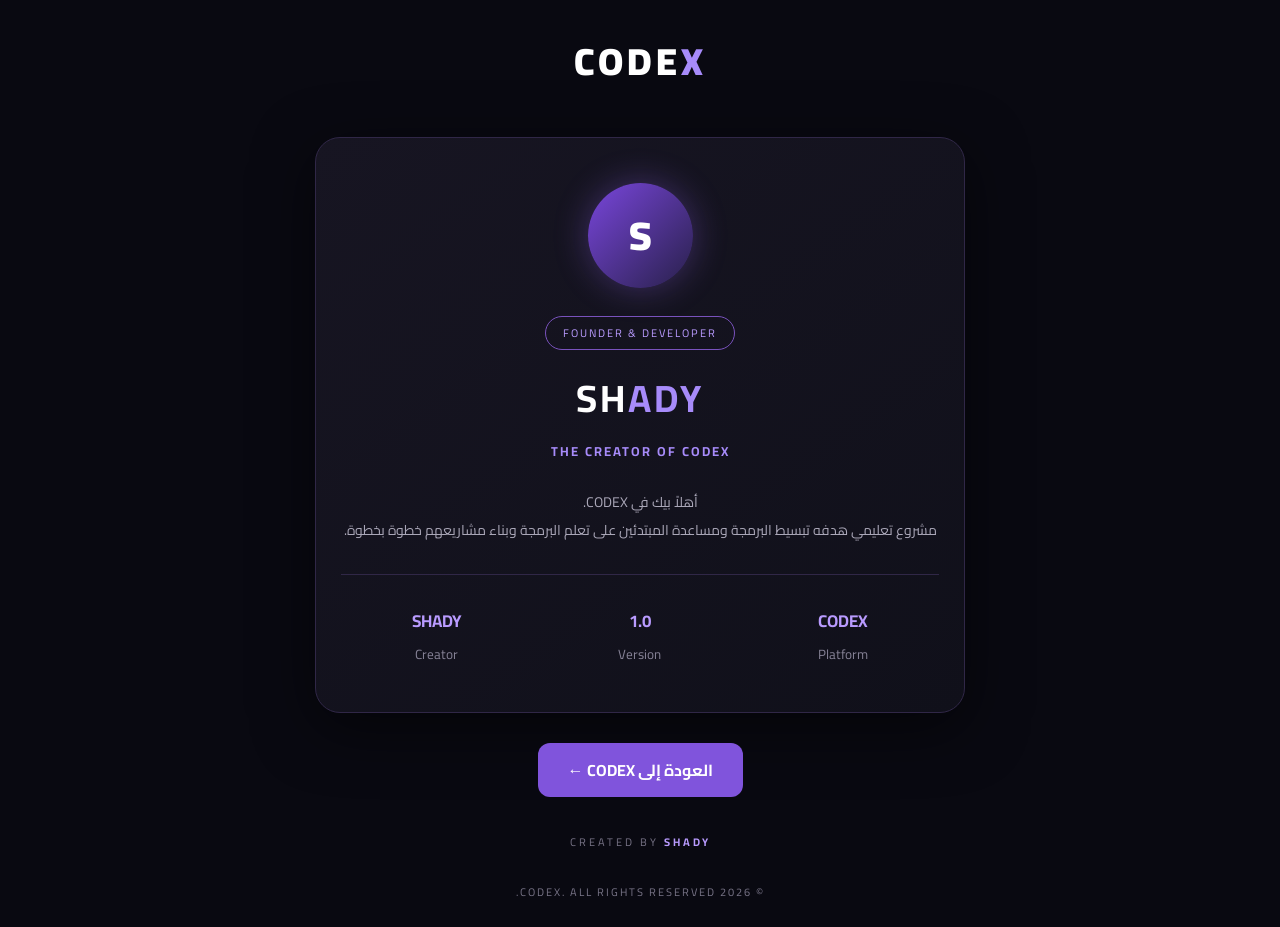
<file: about.html>
<!DOCTYPE html>
<html lang="ar" dir="rtl">
<head>
<meta charset="UTF-8">
<meta name="viewport" content="width=device-width, initial-scale=1.0">
<title>About Creator | CODEX</title>

<link rel="preconnect" href="https://fonts.googleapis.com">
<link rel="preconnect" href="https://fonts.gstatic.com" crossorigin>
<link href="https://fonts.googleapis.com/css2?family=Cairo:wght@400;600;700;800;900&display=swap" rel="stylesheet">

<style>
* {
    margin: 0;
    padding: 0;
    box-sizing: border-box;
}

body {
    font-family: 'Cairo', sans-serif;
    background: #090911;
    color: white;
    min-height: 100vh;
    display: flex;
    justify-content: center;
    align-items: center;
    padding: 25px;
}

.container {
    width: 100%;
    max-width: 650px;
    text-align: center;
}

.logo {
    font-size: 38px;
    font-weight: 900;
    letter-spacing: 4px;
    margin-bottom: 40px;
}

.logo span {
    color: #a78bfa;
}

.card {
    background: linear-gradient(145deg, #171522, #10101a);
    border: 1px solid #302747;
    border-radius: 25px;
    padding: 45px 25px;
    box-shadow: 0 15px 60px #0008;
}

.avatar {
    width: 105px;
    height: 105px;
    border-radius: 50%;
    margin: auto;
    display: flex;
    align-items: center;
    justify-content: center;
    background: linear-gradient(135deg, #7946dc, #28204a);
    font-size: 40px;
    font-weight: 900;
    box-shadow: 0 0 35px #9565f555;
}

.tag {
    display: inline-block;
    margin-top: 28px;
    padding: 6px 17px;
    border: 1px solid #7952bd;
    border-radius: 30px;
    color: #b99bff;
    font-size: 11px;
    letter-spacing: 2px;
}

h1 {
    font-size: 38px;
    margin-top: 12px;
    letter-spacing: 3px;
}

h1 span {
    color: #a78bfa;
}

.subtitle {
    color: #a78bfa;
    font-size: 13px;
    font-weight: bold;
    letter-spacing: 2px;
    margin-top: 5px;
}

.description {
    color: #aaa7b8;
    line-height: 2;
    font-size: 14px;
    margin-top: 25px;
}

.divider {
    height: 1px;
    background: #302747;
    margin: 30px 0;
}

.info {
    display: flex;
    justify-content: space-around;
    gap: 15px;
}

.info div {
    display: flex;
    flex-direction: column;
    gap: 5px;
}

.info strong {
    color: #b99bff;
    font-size: 17px;
}

.info small {
    color: #858195;
}

.version {
    color: #777386;
    font-size: 11px;
    margin-top: 30px;
    letter-spacing: 2px;
}

.back {
    display: inline-block;
    margin-top: 30px;
    padding: 12px 30px;
    border-radius: 12px;
    background: #8054dc;
    color: white;
    text-decoration: none;
    font-weight: bold;
    transition: .3s;
}

.back:hover {
    background: #9b72f2;
    transform: translateY(-3px);
}

.credit {
    color: #777386;
    font-size: 11px;
    letter-spacing: 3px;
    margin-top: 35px;
}

.credit span {
    color: #b99bff;
    font-weight: bold;
}

</style>
</head>

<body>

<div class="container">

    <div class="logo">CODE<span>X</span></div>

    <div class="card">

        <div class="avatar">S</div>

        <div class="tag">FOUNDER & DEVELOPER</div>

        <h1>SH<span>ADY</span></h1>

        <p class="subtitle">THE CREATOR OF CODEX</p>

        <p class="description">
            أهلاً بيك في CODEX.
            <br>
            مشروع تعليمي هدفه تبسيط البرمجة
            ومساعدة المبتدئين على تعلم البرمجة
            وبناء مشاريعهم خطوة بخطوة.
        </p>

        <div class="divider"></div>

        <div class="info">

            <div>
                <strong>CODEX</strong>
                <small>Platform</small>
            </div>

            <div>
                <strong>1.0</strong>
                <small>Version</small>
            </div>

            <div>
                <strong>SHADY</strong>
                <small>Creator</small>
            </div>

        </div>

    </div>

    <a href="index.html" class="back">
        العودة إلى CODEX ←
    </a>

    <p class="credit">
        CREATED BY <span>SHADY</span>
    </p>

    <p class="version">© 2026 CODEX. ALL RIGHTS RESERVED.</p>

</div>

</body>
</html>
</file>
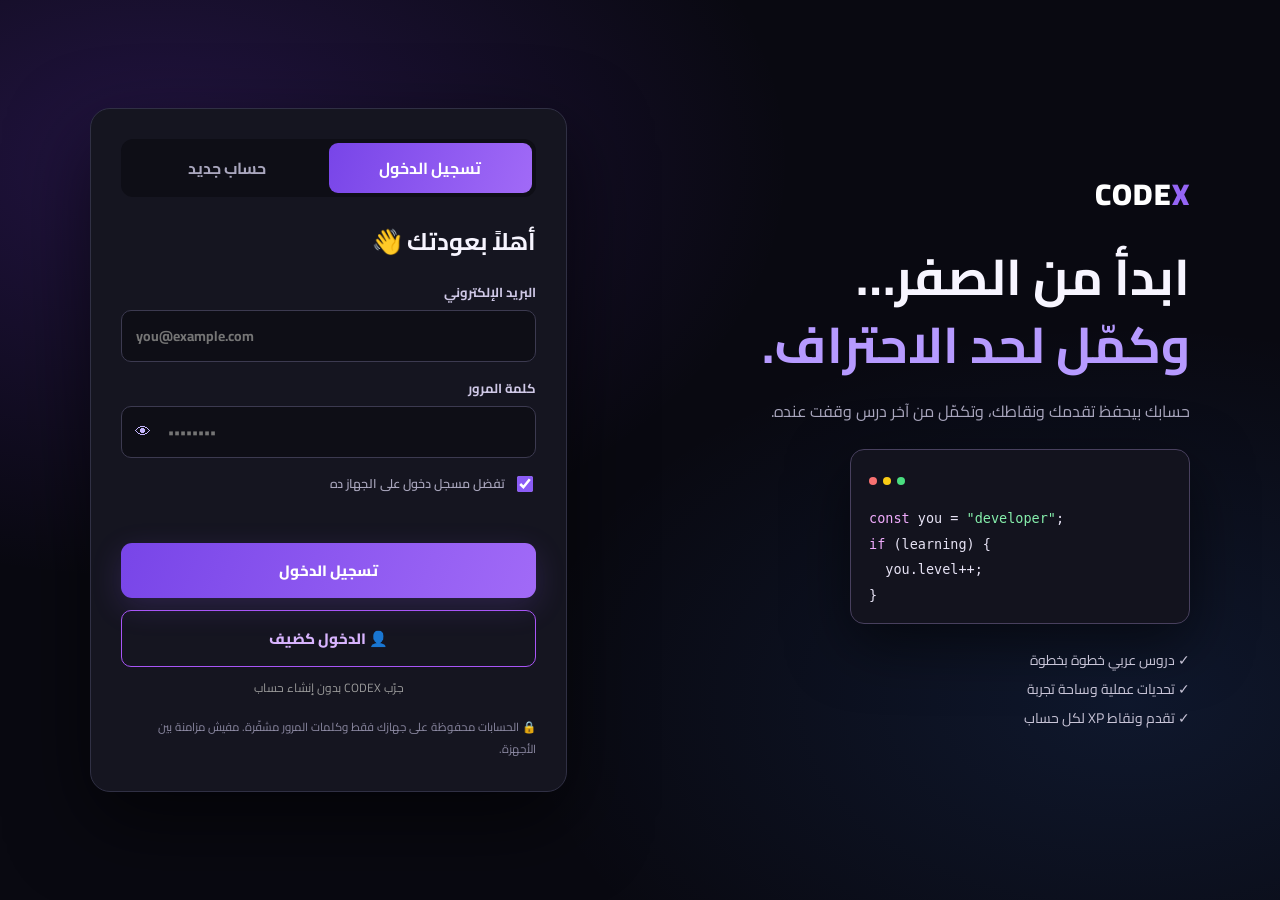
<file: course.html>
<!DOCTYPE html>
<html lang="ar" dir="rtl"><head><meta charset="UTF-8"><meta name="viewport" content="width=device-width, initial-scale=1"><title>CODEX | الدرس</title><script src="auth.js"></script><link rel="preconnect" href="https://fonts.googleapis.com"><link rel="preconnect" href="https://fonts.gstatic.com" crossorigin><link rel="stylesheet" href="https://fonts.googleapis.com/css2?family=Cairo:wght@400;600;700;800;900&display=swap"><link rel="stylesheet" href="course.css"></head>
<body>
<header class="topbar"><a class="brand" href="index.html">CODE<span>X</span></a><div class="top-links"><a class="back" href="playground.html">ساحة التجربة</a><a class="back" href="index.html">← الرئيسية</a></div></header><noscript><p style="text-align:center;padding:20px">محتاج تفعّل JavaScript عشان الدروس تشتغل.</p></noscript>
<main class="layout">
  <section class="course-head">
    <div><span class="eyebrow">CODEX LEARNING PATH</span><h1 id="courseTitle">المسار</h1><p id="courseSubtitle"></p></div>
    <div class="progress-wrap"><div class="progress-label"><span>تقدم المسار</span><b id="progressText">0%</b></div><div class="progress"><i id="progressFill"></i></div><small id="progressCount">0 من 5 دروس</small></div>
  </section>
  <div class="columns">
    <aside class="sidebar"><div class="side-title"><h2>خريطة المسار</h2><span>⭐ <b id="xp">0</b> XP</span></div><div id="lessonList" class="lesson-list"></div><button id="resetBtn" class="btn ghost reset">إعادة ضبط تقدم المسار</button><div class="side-tip">💡 <b>نصيحة:</b><br>اقرأ الشرح، جرّب المثال، وبعدها حل التحدي بنفسك.</div></aside>
    <article class="lesson">
      <div class="lesson-top"><span id="lessonIndex">الدرس 01</span><span class="lesson-kind">شرح + تدريب</span></div>
      <h2 id="lessonTitle"></h2><p id="lessonText" class="lesson-text"></p>
      <div class="example"><div class="example-head"><span>مثال توضيحي</span><span id="languageLabel">HTML</span></div><pre><code id="lessonCode"></code></pre><button id="tryBtn" class="try" type="button">▶ جرّب المثال في الساحة</button></div>
      <section class="quiz"><div class="quiz-title"><span>🧠</span><div><h3>اختبر فهمك <small>(اختياري)</small></h3><p>حل السؤال لو حابب، أو تخطّاه وكمل التحدي.</p></div></div><h4 id="question"></h4><pre id="questionCode" class="prompt-code" dir="ltr"></pre><div id="options" class="options"></div><div id="feedback" class="feedback" aria-live="polite"></div><button id="checkBtn" class="btn primary" disabled>تأكيد الإجابة (اختياري)</button></section>
      <section id="fillBox" class="challenge"><div class="challenge-head"><div><span class="eyebrow">MINI CHALLENGE</span><h3>كمّل الكود</h3></div><span class="challenge-points">+20 XP</span></div><p id="challengePrompt"></p><pre id="challengeCode" class="prompt-code" dir="ltr"></pre><textarea id="challengeInput" spellcheck="false" placeholder="اكتب الجزء الناقص فقط..."></textarea><div class="challenge-actions"><button id="hintBtn" class="btn ghost">إظهار تلميح</button><button id="runChallenge" class="btn primary">تحقق من الحل</button></div><p id="challengeFeedback" class="feedback" aria-live="polite"></p><div id="hint" class="hint" hidden></div></section>
      <section id="labBox" class="challenge" hidden><div class="challenge-head"><div><span class="eyebrow">CODE LAB</span><h3>اكتب الكود بنفسك</h3></div><span class="challenge-points">+20 XP</span></div><p id="labGoal"></p><ul id="labChecks" class="checks"></ul><div class="lab"><textarea id="labCode" spellcheck="false" aria-label="محرر الكود"></textarea><iframe id="labPreview" title="معاينة النتيجة" sandbox=""></iframe></div><div class="challenge-actions"><button id="labReset" class="btn ghost" type="button">إعادة الكود الأصلي</button><button id="labRun" class="btn primary" type="button">تحقق من الحل</button></div><p id="labFeedback" class="feedback" aria-live="polite"></p></section><section id="courseDone" class="course-done" hidden><h3>🎉 خلصت المسار!</h3><p id="doneText"></p><div class="done-actions"><a id="nextCourse" class="btn primary" href="index.html">المسار التالي ←</a><button id="certBtn" class="btn ghost" type="button">🎓 حمّل الشهادة</button><a class="btn ghost" href="playground.html">جرّب في الساحة</a></div></section><div class="lesson-footer"><button id="prevBtn" class="btn ghost">السابق</button><button id="nextBtn" class="btn primary" disabled>الدرس التالي ←</button></div>
    </article>
  </div>
</main>
<script src="course-data.js"></script><script src="labs.js"></script><script src="course.js"></script>
</body></html>
</file>
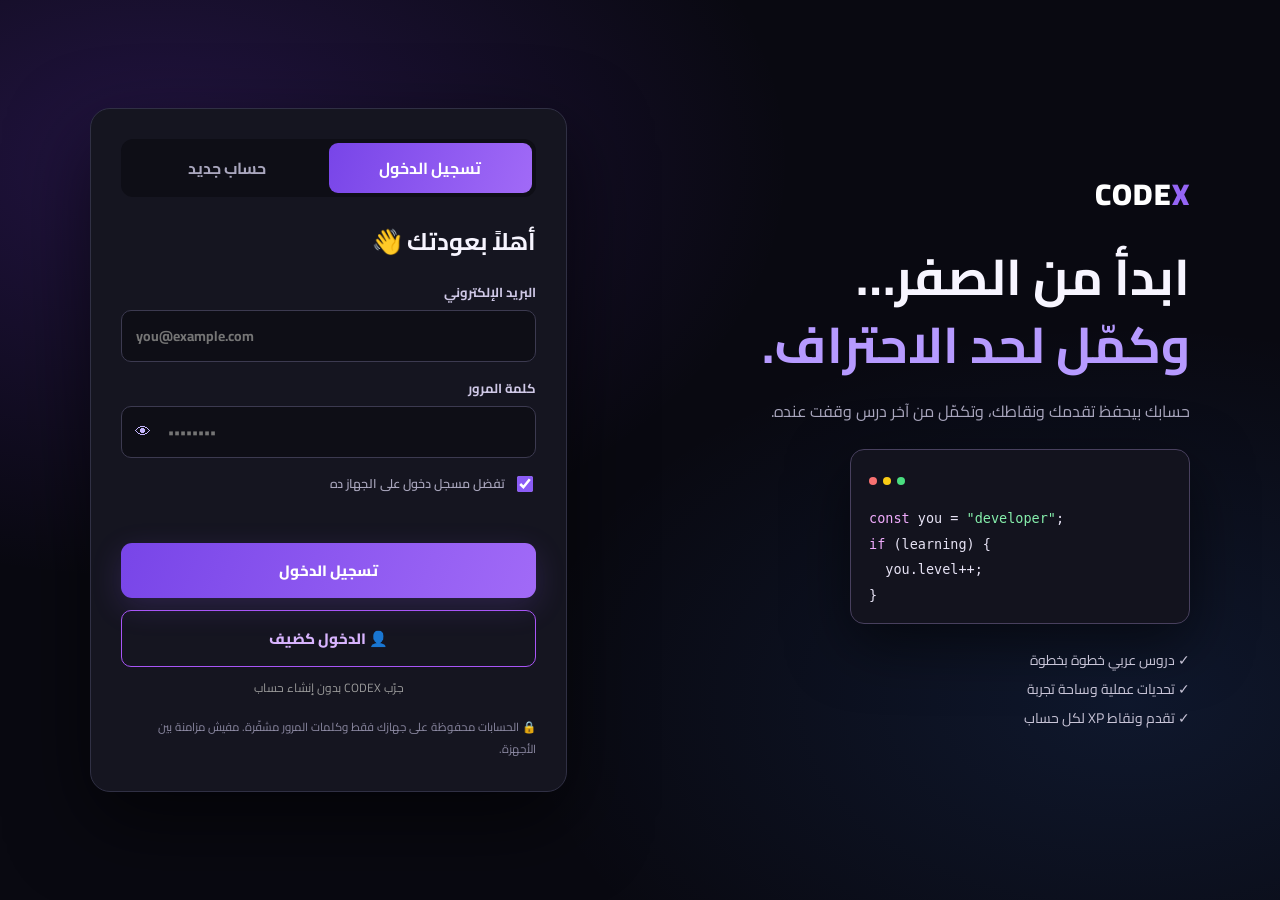
<file: login.html>
<!DOCTYPE html>
<html lang="ar" dir="rtl">

<head>
    <meta charset="UTF-8">
    <meta name="viewport" content="width=device-width,initial-scale=1">

    <title>CODEX | تسجيل الدخول</title>

    <meta name="description" content="سجّل دخولك أو أنشئ حسابًا في CODEX وكمّل رحلة تعلم البرمجة.">

    <script src="auth.js"></script>

    <link rel="preconnect" href="https://fonts.googleapis.com">
    <link rel="preconnect" href="https://fonts.gstatic.com" crossorigin>

    <link rel="stylesheet" href="https://fonts.googleapis.com/css2?family=Cairo:wght@400;600;700;800;900&display=swap">

    <link rel="stylesheet" href="login.css">

    <style>
        .guest-button {
            width: 100%;
            margin-top: 12px;
            padding: 13px;
            border: 1px solid #a855f7;
            border-radius: 10px;
            background: transparent;
            color: #d8b4fe;
            font-family: inherit;
            font-size: 15px;
            font-weight: 800;
            cursor: pointer;
            transition: .3s;
        }

        .guest-button:hover {
            background: #a855f7;
            color: white;
            box-shadow: 0 0 18px #a855f766;
        }

        .guest-note {
            text-align: center;
            color: #999;
            font-size: 12px;
            margin-top: 9px;
        }
    </style>
</head>

<body>

<main class="auth">

    <section class="side">

        <a class="brand" href="login.html">
            CODE<span>X</span>
        </a>

        <h1>
            ابدأ من الصفر…<br>
            <em>وكمّل لحد الاحتراف.</em>
        </h1>

        <p>
            حسابك بيحفظ تقدمك ونقاطك،
            وتكمّل من آخر درس وقفت عنده.
        </p>

        <div class="code" dir="ltr">
            <i></i><i></i><i></i>

            <pre><b>const</b> you = <u>"developer"</u>;
<b>if</b> (learning) {
  you.level++;
}</pre>
        </div>

        <ul>
            <li>✓ دروس عربي خطوة بخطوة</li>
            <li>✓ تحديات عملية وساحة تجربة</li>
            <li>✓ تقدم ونقاط XP لكل حساب</li>
        </ul>

    </section>


    <section class="card">

        <div class="tabs" role="tablist">

            <button type="button" class="tab on" data-m="login" role="tab">
                تسجيل الدخول
            </button>

            <button type="button" class="tab" data-m="register" role="tab">
                حساب جديد
            </button>

        </div>


        <h2 id="title">أهلاً بعودتك 👋</h2>


        <form id="form" novalidate>

            <label class="reg-only" hidden>
                الاسم
                <input id="name" autocomplete="name" placeholder="اسمك">
            </label>


            <label>
                البريد الإلكتروني
                <input id="email" type="email" dir="ltr"
                    autocomplete="email"
                    placeholder="you@example.com" required>
            </label>


            <label>
                كلمة المرور

                <span class="pw">
                    <input id="pw" type="password" dir="ltr"
                        autocomplete="current-password"
                        placeholder="••••••••" required>

                    <button type="button" id="eye"
                        aria-label="إظهار كلمة المرور">
                        👁
                    </button>
                </span>
            </label>


            <div class="meter reg-only" hidden>
                <i id="bar"></i>
                <small id="barText">8 حروف على الأقل</small>
            </div>


            <label class="reg-only" hidden>
                تأكيد كلمة المرور
                <input id="pw2" type="password" dir="ltr"
                    autocomplete="new-password"
                    placeholder="••••••••">
            </label>


            <label class="check">
                <input id="remember" type="checkbox" checked>
                تفضل مسجل دخول على الجهاز ده
            </label>


            <p id="msg" class="msg" role="alert" aria-live="polite"></p>


            <button id="submit" class="go" type="submit">
                تسجيل الدخول
            </button>

        </form>


        <!-- GUEST LOGIN -->
        <button type="button" class="guest-button" id="guestLogin">
            👤 الدخول كضيف
        </button>

        <p class="guest-note">
            جرّب CODEX بدون إنشاء حساب
        </p>


        <p class="note">
            🔒 الحسابات محفوظة على جهازك فقط وكلمات المرور مشفّرة.
            مفيش مزامنة بين الأجهزة.
        </p>

    </section>

</main>


<script src="login.js"></script>

<script>
    document.getElementById("guestLogin").addEventListener("click", async function () {

        const button = this;

        try {
            button.disabled = true;
            button.textContent = "جاري الدخول...";

            await CodexAuth.guestLogin(
                document.getElementById("remember").checked
            );

            location.replace("index.html");

        } catch (error) {
            alert(error.message || error);

            button.disabled = false;
            button.textContent = "👤 الدخول كضيف";
        }

    });
</script>

</body>
</html>
</file>
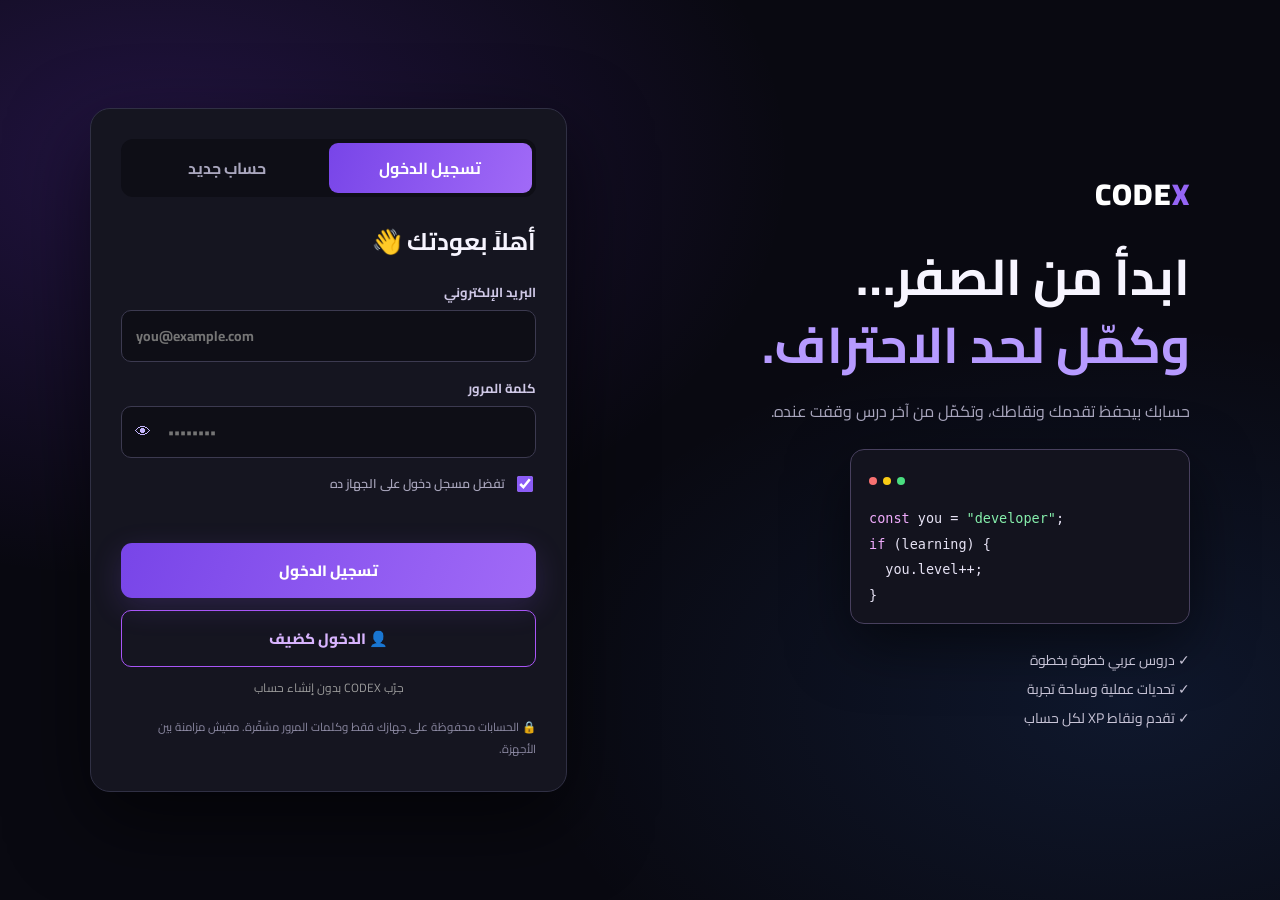
<file: playground.html>
<!DOCTYPE html><html lang="ar" dir="rtl"><head><meta charset="UTF-8"><meta name="viewport" content="width=device-width,initial-scale=1"><title>CODEX | ساحة التجربة</title><script src="auth.js"></script><link rel="preconnect" href="https://fonts.googleapis.com"><link rel="preconnect" href="https://fonts.gstatic.com" crossorigin><link rel="stylesheet" href="https://fonts.googleapis.com/css2?family=Cairo:wght@400;600;700;800;900&display=swap"><link rel="stylesheet" href="playground.css"></head><body>
<header><a class="brand" href="index.html">CODE<span>X</span></a><a href="index.html">العودة للرئيسية</a></header><main><div class="heading"><span class="eyebrow">CODEX PLAYGROUND</span><h1>ساحة التجربة</h1><p>اكتب HTML وCSS وJavaScript وشاهد النتيجة. جرّب بحرية.</p></div>
<div class="workbench"><section class="code-panels">
<label>HTML<textarea id="htmlCode" spellcheck="false"><h1>أهلاً بك في CODEX</h1>
<p>دي أول تجربة ليا.</p>
<button id="hello">اضغط هنا</button></textarea></label>
<label>CSS<textarea id="cssCode" spellcheck="false">body { font-family: Arial; text-align: center; padding: 35px; background: #f4edff; }
h1 { color: #7138c9; }
button { padding: 10px 18px; border: 0; border-radius: 8px; background: #7138c9; color: white; cursor: pointer; }</textarea></label>
<label>JavaScript<textarea id="jsCode" spellcheck="false">document.getElementById("hello").addEventListener("click", () => {
  alert("الكود شغال! ممتاز 🎉");
});</textarea></label>
<div class="run-row"><button id="run" class="run">▶ تشغيل الكود <small>(Ctrl+Enter)</small></button><label class="auto"><input type="checkbox" id="auto" checked> تشغيل تلقائي</label><button id="reset" class="reset-btn" type="button">↺ إعادة ضبط</button></div></section>
<section class="preview"><div class="preview-head">معاينة النتيجة</div><iframe id="result" title="نتيجة الكود" sandbox="allow-scripts allow-modals"></iframe><div class="console-head"><span>الكونسول (console.log)</span><button id="clearConsole" type="button">مسح</button></div><div id="console" class="console" aria-live="polite"></div></section></div></main><script src="playground.js"></script></body></html>
</file>
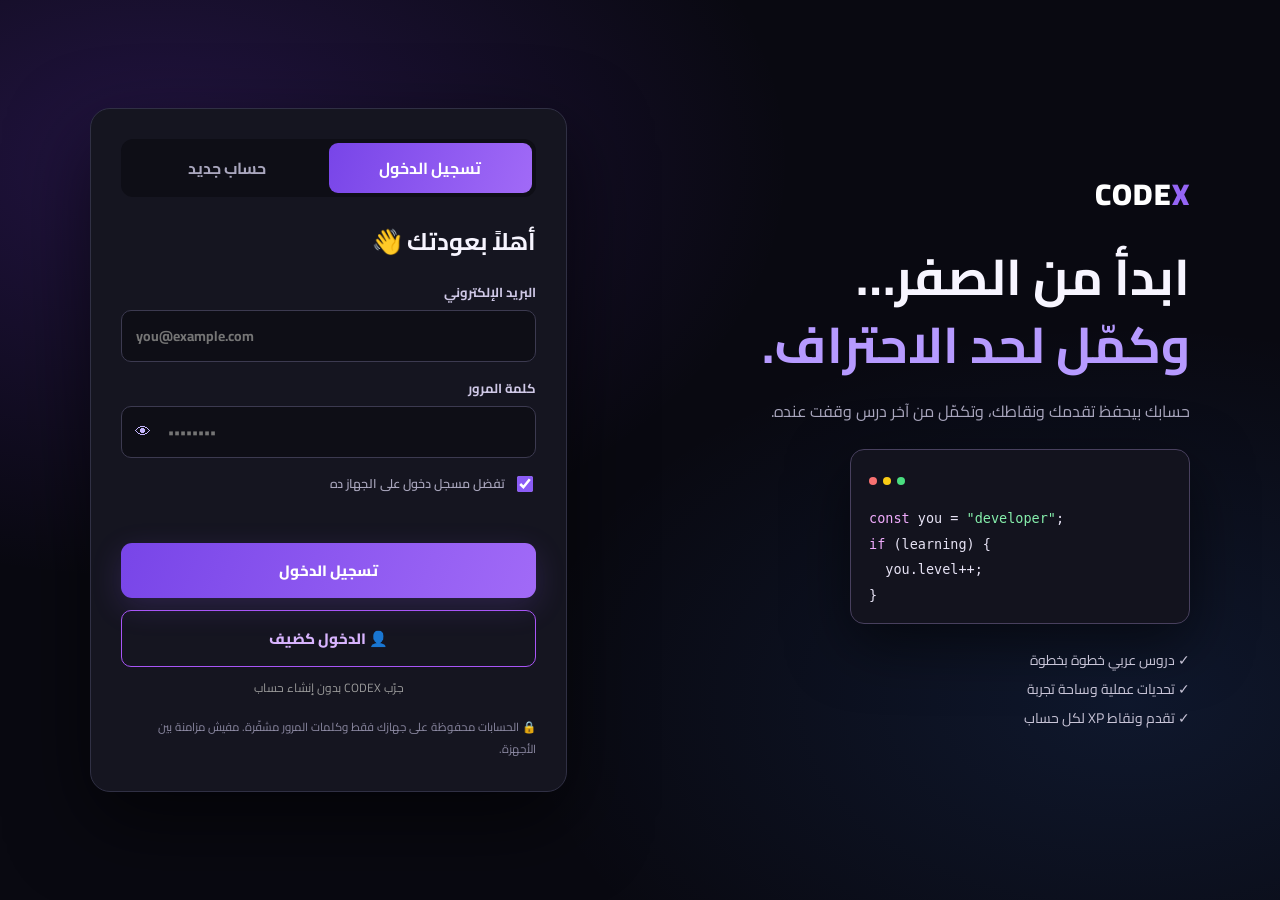
<file: profile.html>
<!DOCTYPE html>
<html lang="ar" dir="rtl"><head><meta charset="UTF-8"><meta name="viewport" content="width=device-width,initial-scale=1"><title>CODEX | حسابي</title>
<script src="auth.js"></script>
<link rel="preconnect" href="https://fonts.googleapis.com"><link rel="preconnect" href="https://fonts.gstatic.com" crossorigin><link rel="stylesheet" href="https://fonts.googleapis.com/css2?family=Cairo:wght@400;600;700;800;900&display=swap"><link rel="stylesheet" href="style.css"><link rel="stylesheet" href="profile.css">
</head><body>
<header class="topbar"><a class="brand" href="index.html">CODE<span>X</span></a><nav><a href="index.html">الرئيسية</a><a href="playground.html">ساحة التجربة</a></nav></header>
<main class="wrap pf">
  <section class="box"><h1 id="hello">حسابي</h1><p id="mail" class="muted"></p>
    <div class="stats3"><div><strong id="pXP">0</strong><span>نقاط XP</span></div><div><strong id="pDone">0</strong><span>درس مكتمل</span></div><div><strong id="pStreak">0</strong><span>يوم متتالي</span></div></div></section>
  <section class="box"><h2>تقدمي في المسارات</h2><div id="courses"></div></section>
  <section class="box"><h2>تعديل الاسم</h2><div class="row"><input id="newName" placeholder="الاسم الجديد"><button class="b" id="saveName">حفظ</button></div></section>
  <section class="box"><h2>تغيير كلمة المرور</h2><div class="col"><input id="oldPw" type="password" dir="ltr" placeholder="كلمة المرور الحالية" autocomplete="current-password"><input id="newPw" type="password" dir="ltr" placeholder="كلمة المرور الجديدة (8 حروف+)" autocomplete="new-password"><button class="b" id="savePw">تغيير</button></div></section>
  <section class="box"><h2>نسخة احتياطية للتقدم</h2><p class="muted">بياناتك محفوظة في المتصفح فقط. صدّر نسخة عشان تنقلها لجهاز تاني أو تحتفظ بيها.</p><div class="row"><button class="b" id="exp">⬇ تصدير التقدم</button><label class="b ghost">⬆ استيراد<input id="imp" type="file" accept=".json" hidden></label></div></section>
  <p id="pmsg" class="msg" role="status"></p>
  <section class="box danger"><h2>منطقة الخطر</h2><div class="row"><button class="b ghost" id="out">تسجيل الخروج</button><button class="b red" id="del">حذف حسابي نهائيًا</button></div></section>
</main><script src="course-data.js"></script><script src="labs.js"></script><script src="profile.js"></script></body></html>
</file>
<file: course.css>
:root{--bg:#0b0b12;--panel:#151520;--panel2:#20202d;--line:#303044;--text:#f7f5ff;--muted:#aaa7bd;--purple:#9565f5;--green:#4ade80;--red:#fb7185}*{box-sizing:border-box}body{margin:0;background:var(--bg);color:var(--text);font-family:'Cairo',Tahoma,sans-serif}.topbar{height:70px;padding:0 5%;display:flex;align-items:center;justify-content:space-between;border-bottom:1px solid #ffffff12;background:#101019}.brand{font-size:25px;font-weight:900;text-decoration:none;color:white}.brand span{color:var(--purple)}.back{color:#c4b5fd;text-decoration:none}.top-links{display:flex;gap:22px;font-size:14px}.layout{width:min(1180px,92%);margin:30px auto 70px}.course-head{padding:26px 30px;background:linear-gradient(110deg,#211833,#171722);border:1px solid #493866;border-radius:17px;display:flex;justify-content:space-between;align-items:center;gap:30px}.eyebrow{font-size:10px;letter-spacing:1.8px;color:#b99aff;font-weight:900}.course-head h1{font-size:29px;margin:5px 0}.course-head p{color:var(--muted);margin:0}.progress-wrap{width:270px;flex-shrink:0}.progress-label{display:flex;justify-content:space-between;font-size:12px;margin-bottom:9px}.progress{height:9px;background:#383448;border-radius:20px;overflow:hidden}.progress i{display:block;width:0;height:100%;background:linear-gradient(90deg,#7845e8,#c084fc);transition:.3s}.progress-wrap small{display:block;color:var(--muted);margin-top:7px;font-size:10px}.columns{display:grid;grid-template-columns:275px 1fr;gap:20px;margin-top:20px;align-items:start}.sidebar,.lesson{background:var(--panel);border:1px solid var(--line);border-radius:16px;padding:22px}.side-title{display:flex;align-items:center;justify-content:space-between}.side-title h2{font-size:17px;margin:0}.side-title span{font-size:12px;color:#f6d88c}.lesson-list{display:grid;gap:9px;margin:18px 0}.lesson-item{width:100%;display:flex;align-items:center;gap:11px;text-align:right;padding:11px;background:#1d1d29;border:1px solid #303044;border-radius:11px;color:var(--text);font:inherit;cursor:pointer}.lesson-item:disabled{opacity:.45;cursor:not-allowed}.lesson-item.active{border-color:#9565f5;background:#29213b}.lesson-item.done .lesson-number{background:#166534}.lesson-number{width:30px;height:30px;border-radius:9px;display:grid;place-items:center;background:#343144;color:white;font-size:12px;font-weight:800;flex-shrink:0}.lesson-item span:last-child{font-size:12px}.side-tip{padding:13px;background:#201b2c;border:1px solid #413454;border-radius:10px;color:#c5bdd8;font-size:11px;line-height:2}.lesson-top{display:flex;justify-content:space-between;color:#b99aff;font-size:11px;font-weight:800}.lesson-kind{color:#aaa7bd}.lesson h2{font-size:27px;margin:12px 0 5px}.lesson-text{color:#c0bdce;line-height:2;margin:0 0 18px}.example{border:1px solid var(--line);border-radius:12px;overflow:hidden;background:#0d0d14;margin:20px 0}.example-head{display:flex;justify-content:space-between;background:#222230;padding:11px 15px;color:#c4b5fd;font-size:11px}.example pre{direction:ltr;text-align:left;overflow:auto;padding:17px;margin:0;color:#a7f3b5;font:13px/1.8 Consolas,monospace;white-space:pre-wrap}.quiz,.challenge{padding:20px;background:#1b1a27;border:1px solid #3a344b;border-radius:14px;margin-top:18px}.quiz-title{display:flex;gap:12px;align-items:center}.quiz-title>span{font-size:26px}.quiz-title h3,.challenge h3{margin:0;font-size:18px}.quiz-title p{margin:2px 0 0;color:var(--muted);font-size:11px}.quiz h4{font-size:16px;margin:20px 0 13px}.options{display:grid;gap:9px}.option{padding:12px 14px;border-radius:10px;border:1px solid #414052;background:#282735;color:white;text-align:right;font:inherit;font-size:13px;cursor:pointer}.option:hover:not(:disabled){border-color:#a78bfa}.option.selected{border-color:#a78bfa;background:#3a2e50}.option.correct{border-color:#22c55e;background:#123c2b}.option.wrong{border-color:#fb7185;background:#49202b}.option:disabled{cursor:default}.feedback{min-height:22px;font-size:12px;font-weight:800;margin:10px 0 0}.btn{border:0;border-radius:10px;padding:11px 18px;font:inherit;font-size:12px;font-weight:800;cursor:pointer;transition:.15s}.btn:disabled{opacity:.4;cursor:not-allowed}.primary{background:linear-gradient(110deg,#7845e8,#a16af7);color:white}.ghost{background:#292837;border:1px solid #444256;color:#e6e0f5}.quiz>.btn{width:100%;margin-top:10px}.challenge-head{display:flex;justify-content:space-between;align-items:center}.challenge-head h3{margin-top:4px}.challenge-points{color:#f5d68a;font-size:11px}.challenge>p{color:#c0bdce;font-size:13px;line-height:1.8}.challenge textarea{width:100%;min-height:125px;resize:vertical;background:#0e0e16;border:1px solid #3c3a50;border-radius:10px;padding:13px;color:#b9f6ca;direction:ltr;text-align:left;font:13px/1.7 Consolas,monospace}.challenge-actions{display:flex;gap:10px;margin-top:10px}.hint{margin-top:10px;padding:10px;background:#29243a;border-radius:9px;color:#e8d9ff;font-size:12px}.lesson-footer{display:flex;justify-content:space-between;gap:10px;margin-top:18px}.lesson-footer .btn{min-width:120px}@media(max-width:820px){.columns{grid-template-columns:1fr}.sidebar{order:2}.course-head{display:block}.progress-wrap{width:100%;margin-top:20px}}@media(max-width:520px){.layout{width:94%;margin-top:15px}.course-head,.sidebar,.lesson{padding:17px}.lesson h2{font-size:23px}.challenge-actions{flex-direction:column}.lesson-footer .btn{flex:1;min-width:0}}


/* CODEX animated ambient background */
body{
  position:relative;
  isolation:isolate;
  background-color:#090911;
  background-image:
    radial-gradient(ellipse at 12% 18%, rgba(124,58,237,.17), transparent 38%),
    radial-gradient(ellipse at 88% 72%, rgba(59,130,246,.10), transparent 35%),
    radial-gradient(ellipse at 50% 105%, rgba(168,85,247,.10), transparent 42%);
  background-attachment:fixed;
}
body::before{
  content:"";
  position:fixed;
  inset:-35%;
  z-index:-1;
  pointer-events:none;
  background:
    radial-gradient(circle at 25% 30%, rgba(168,85,247,.13) 0 1px, transparent 2px),
    radial-gradient(circle at 70% 60%, rgba(96,165,250,.12) 0 1px, transparent 2px),
    radial-gradient(circle at 45% 80%, rgba(192,132,252,.10) 0 2px, transparent 3px);
  background-size:190px 190px, 260px 260px, 330px 330px;
  animation:codex-drift 32s linear infinite alternate;
  opacity:.8;
}
@keyframes codex-drift{
  from{transform:translate3d(-1.5%, -1%, 0) rotate(0deg)}
  to{transform:translate3d(1.5%, 1%, 0) rotate(4deg)}
}
@media(prefers-reduced-motion:reduce){
  body::before{animation:none}
  *,*::before,*::after{scroll-behavior:auto!important;transition:none!important}
}

:focus-visible{outline:2px solid #b69aff;outline-offset:2px}

a.btn{display:inline-block;text-decoration:none;text-align:center}
.prompt-code{direction:ltr;text-align:left;background:#0e0e16;border:1px solid #3c3a50;border-radius:10px;padding:12px 14px;margin:0 0 12px;color:#b9f6ca;font:13px/1.7 Consolas,monospace;white-space:pre-wrap}
.prompt-code:empty{display:none}
.reset{width:100%;margin:0 0 14px;font-size:11px}
.course-done{margin-top:18px;padding:22px;border:1px solid #2f6b46;background:linear-gradient(110deg,#10281d,#171722);border-radius:14px}
.course-done[hidden]{display:none}.course-done h3{margin:0 0 6px;font-size:19px}.course-done p{color:#bfe9cf;margin:0 0 14px;font-size:13px}
.done-actions{display:flex;gap:10px;flex-wrap:wrap}

.try{display:block;width:100%;border:0;border-top:1px solid #303044;background:#171722;color:#c4b5fd;padding:10px;font:inherit;font-size:12px;font-weight:700;cursor:pointer}.try:hover{background:#20202d}.try[hidden]{display:none}
.example code .t{color:#f0abfc}.example code .s{color:#fde68a}.example code .k{color:#7dd3fc}.example code .n{color:#fb923c}.example code .a{color:#86efac}.example code .c{color:#7c7a90}

#labBox[hidden],#fillBox[hidden]{display:none}.lab{display:grid;grid-template-columns:1fr 1fr;gap:10px}.lab textarea{min-height:230px}.lab iframe{width:100%;min-height:230px;border:0;border-radius:10px;background:#fff}
.checks{list-style:none;padding:0;margin:0 0 12px;display:grid;gap:6px;font-size:12.5px;color:#a9a6bd}.checks li.ok{color:#4ade80}
@media(max-width:820px){.lab{grid-template-columns:1fr}}
</file>
<file: login.css>
*{box-sizing:border-box}body{margin:0;min-height:100vh;background:#090911;color:#f7f5ff;font-family:'Cairo',Tahoma,sans-serif;background-image:radial-gradient(ellipse at 12% 18%,rgba(124,58,237,.22),transparent 40%),radial-gradient(ellipse at 88% 78%,rgba(59,130,246,.12),transparent 38%)}
.auth{min-height:100vh;display:grid;grid-template-columns:1.1fr .9fr;gap:40px;width:min(1100px,92%);margin:auto;align-items:center;padding:30px 0}
.brand{font-size:30px;font-weight:900;color:#fff;text-decoration:none;letter-spacing:1px}.brand span{color:#9565f5}
.side h1{font-size:clamp(32px,4.4vw,50px);line-height:1.35;margin:22px 0 12px}.side em{font-style:normal;color:#b69aff}.side p{color:#a9a6bd;line-height:2;max-width:480px}
.code{background:#13131e;border:1px solid #48405e;border-radius:14px;max-width:340px;padding:14px 18px;margin:22px 0;box-shadow:0 20px 60px #0008}.code i{display:inline-block;width:8px;height:8px;border-radius:50%;background:#f87171;margin-inline-end:6px}.code i:nth-child(2){background:#facc15}.code i:nth-child(3){background:#4ade80}.code pre{margin:12px 0 0;font:13.5px/1.9 Consolas,monospace;color:#e6e2f4}.code b{color:#f0abfc;font-weight:400}.code u{color:#86efac;text-decoration:none}
.side ul{list-style:none;padding:0;margin:0;color:#c9c5d8;font-size:14px;line-height:2.1}.side li:first-child,.side li{color:#c9c5d8}
.card{background:#151520;border:1px solid #303044;border-radius:20px;padding:30px;box-shadow:0 30px 80px #0009}
.tabs{display:grid;grid-template-columns:1fr 1fr;background:#0e0e16;border-radius:12px;padding:4px;margin-bottom:22px}.tab{border:0;background:none;color:#a9a6bd;font:inherit;font-weight:700;padding:10px;border-radius:9px;cursor:pointer}.tab.on{background:linear-gradient(110deg,#7845e8,#a16af7);color:#fff}
.card h2{margin:0 0 16px;font-size:24px}form{display:grid;gap:14px}label{display:grid;gap:6px;font-size:13px;font-weight:700;color:#cfc8e6}label[hidden],.reg-only[hidden]{display:none}
input:not([type=checkbox]){width:100%;background:#0e0e16;border:1px solid #3c3a50;border-radius:10px;padding:12px 14px;color:#fff;font:inherit;font-size:14px}input:focus{outline:0;border-color:#a78bfa;box-shadow:0 0 0 3px #a78bfa33}
.pw{position:relative;display:block}.pw input{padding-left:46px}.pw button{position:absolute;top:0;bottom:0;left:6px;background:none;border:0;color:#c4b5fd;cursor:pointer;font-size:16px;padding:0 8px}
.meter{display:grid;gap:5px;margin-top:-6px}.meter>i{display:block;height:5px;border-radius:9px;background:#383448;position:relative;overflow:hidden}.meter>i::after{content:"";position:absolute;inset:0 auto 0 0;width:var(--w,0%);background:var(--c,#fb7185);transition:.25s}.meter small{color:#a9a6bd;font-size:11px}
.check{display:flex;align-items:center;gap:8px;font-weight:600;font-size:12.5px;color:#a9a6bd}.check input{accent-color:#8b5cf6;width:16px;height:16px}
.msg{min-height:20px;margin:0;font-size:12.5px;font-weight:700;color:#fb7185}.msg.ok{color:#4ade80}
.go{border:0;border-radius:11px;padding:13px;background:linear-gradient(110deg,#7845e8,#a16af7);color:#fff;font:inherit;font-weight:800;font-size:15px;cursor:pointer;box-shadow:0 9px 30px #8953e733}.go:hover:not(:disabled){filter:brightness(1.12)}.go:disabled{opacity:.55;cursor:wait}
.note{color:#8d8aa3;font-size:11.5px;line-height:1.9;margin:18px 0 0}
:focus-visible{outline:2px solid #b69aff;outline-offset:2px}
@media(max-width:860px){.auth{grid-template-columns:1fr;gap:24px}.side .code,.side ul{display:none}.side h1{font-size:30px}}
</file>
<file: playground.css>
*{box-sizing:border-box}body{margin:0;background:#0b0b12;color:#f7f5ff;font-family:'Cairo',Tahoma,sans-serif}header{height:68px;padding:0 5%;display:flex;justify-content:space-between;align-items:center;background:#151520;border-bottom:1px solid #303044}header a{color:#c4b5fd;text-decoration:none}.brand{font-size:25px;font-weight:900;color:white}.brand span{color:#9565f5}main{width:min(1200px,92%);margin:35px auto}.heading{text-align:center;margin-bottom:28px}.eyebrow{color:#b99aff;font-size:11px;letter-spacing:2px}.heading h1{margin:5px;font-size:32px}.heading p{color:#aaa7bd}.workbench{display:grid;grid-template-columns:1fr 1fr;gap:18px}.code-panels{display:grid;gap:12px}.code-panels label{display:grid;gap:7px;color:#c4b5fd;font-weight:800;font-size:13px}.code-panels textarea{width:100%;height:145px;resize:vertical;background:#151520;border:1px solid #36364a;border-radius:10px;padding:13px;color:#b9f6ca;direction:ltr;text-align:left;font:13px/1.6 Consolas,monospace}.run{border:0;border-radius:10px;padding:13px;background:#8b5cf6;color:white;font:inherit;font-weight:800;cursor:pointer}.preview{background:white;border-radius:12px;overflow:hidden;display:flex;flex-direction:column;align-self:start}.preview-head{background:#222230;color:white;padding:12px 15px;font-size:12px}.preview iframe{width:100%;height:340px;border:0;background:white}@media(max-width:800px){.workbench{grid-template-columns:1fr}}


/* CODEX animated ambient background */
body{
  position:relative;
  isolation:isolate;
  background-color:#090911;
  background-image:
    radial-gradient(ellipse at 12% 18%, rgba(124,58,237,.17), transparent 38%),
    radial-gradient(ellipse at 88% 72%, rgba(59,130,246,.10), transparent 35%),
    radial-gradient(ellipse at 50% 105%, rgba(168,85,247,.10), transparent 42%);
  background-attachment:fixed;
}
body::before{
  content:"";
  position:fixed;
  inset:-35%;
  z-index:-1;
  pointer-events:none;
  background:
    radial-gradient(circle at 25% 30%, rgba(168,85,247,.13) 0 1px, transparent 2px),
    radial-gradient(circle at 70% 60%, rgba(96,165,250,.12) 0 1px, transparent 2px),
    radial-gradient(circle at 45% 80%, rgba(192,132,252,.10) 0 2px, transparent 3px);
  background-size:190px 190px, 260px 260px, 330px 330px;
  animation:codex-drift 32s linear infinite alternate;
  opacity:.8;
}
@keyframes codex-drift{
  from{transform:translate3d(-1.5%, -1%, 0) rotate(0deg)}
  to{transform:translate3d(1.5%, 1%, 0) rotate(4deg)}
}
@media(prefers-reduced-motion:reduce){
  body::before{animation:none}
  *,*::before,*::after{scroll-behavior:auto!important;transition:none!important}
}

:focus-visible{outline:2px solid #b69aff;outline-offset:2px}

.run-row{display:flex;gap:10px}.run-row .run{flex:1}.run small{opacity:.75;font-weight:600}
.reset-btn{border:1px solid #444256;border-radius:10px;padding:13px 18px;background:#292837;color:#e6e0f5;font:inherit;font-weight:700;cursor:pointer}
.console-head{display:flex;justify-content:space-between;align-items:center;background:#222230;color:#c4b5fd;padding:8px 15px;font-size:12px}
.console-head button{background:none;border:1px solid #444256;color:#e6e0f5;border-radius:6px;padding:2px 10px;font:inherit;font-size:11px;cursor:pointer}
.console{height:150px;overflow:auto;background:#0e0e16;color:#b9f6ca;direction:ltr;text-align:left;padding:10px 14px;font:12.5px/1.7 Consolas,monospace}
.console div{white-space:pre-wrap;word-break:break-word}.console .warn{color:#facc15}.console .error{color:#fb7185}.console .empty{color:#7c7a90}
.auto{display:flex;align-items:center;gap:6px;color:#c4b5fd;font-size:12px;white-space:nowrap}.auto input{accent-color:#8b5cf6}
</file>
<file: style.css>
:root{--bg:#0b0b12;--panel:#151520;--panel2:#1d1d2a;--line:#303044;--text:#f7f5ff;--muted:#a9a6bd;--purple:#9565f5;--purple2:#b69aff;--green:#4ade80}
*{box-sizing:border-box}html{scroll-behavior:smooth}body{margin:0;background:var(--bg);color:var(--text);font-family:'Cairo',Tahoma,sans-serif}a{color:inherit;text-decoration:none}.wrap{width:min(1120px,90%);margin:auto}.topbar{height:76px;padding:0 5%;display:flex;align-items:center;gap:42px;border-bottom:1px solid #ffffff12;background:#101019;position:sticky;top:0;z-index:10}.brand{font-size:27px;font-weight:900;letter-spacing:1px}.brand span{color:var(--purple)}nav{display:flex;gap:28px;color:var(--muted);font-size:14px}nav a:hover{color:white}.top-points{margin-right:auto;background:#211b31;border:1px solid #4a376c;padding:8px 14px;border-radius:30px;color:#e7d9ff;font-size:13px}.hero{min-height:520px;display:grid;grid-template-columns:1.1fr .9fr;align-items:center;gap:55px;padding-top:65px;padding-bottom:65px}.eyebrow{font-size:11px;letter-spacing:2px;color:#b99aff;font-weight:900}.hero h1{font-size:clamp(42px,5.5vw,66px);line-height:1.3;margin:17px 0}.hero h1 em{font-style:normal;color:var(--purple2)}.hero p,.section-head p,.track p,.how-card p,.callout p{color:var(--muted);line-height:2}.hero p{max-width:560px}.btn{display:inline-flex;align-items:center;gap:20px;padding:13px 23px;border-radius:11px;font-weight:800;transition:.2s}.primary{background:linear-gradient(110deg,#7845e8,#a16af7);box-shadow:0 9px 30px #8953e733}.btn:hover,.track-link:hover{transform:translateY(-2px);filter:brightness(1.12)}.hero-proof{display:flex;flex-wrap:wrap;gap:18px;margin-top:27px;color:#c9c5d8;font-size:12px}.hero-proof span:first-child{color:#86efac}.hero-visual{position:relative;padding:25px}.editor-card{background:#13131e;border:1px solid #48405e;border-radius:17px;overflow:hidden;box-shadow:0 30px 90px #0009;direction:ltr}.editor-top{height:45px;background:#20202d;display:flex;align-items:center;gap:7px;padding:0 15px;color:#aaa;font-size:11px}.editor-top i{width:8px;height:8px;border-radius:50%;background:#f87171}.editor-top i:nth-child(2){background:#facc15}.editor-top i:nth-child(3){background:#4ade80}.editor-top span{margin-left:12px}.editor-card pre{padding:20px 24px;color:#e6e2f4;font:14px/2 Consolas,monospace;white-space:pre-wrap}.pink{color:#f0abfc}.blue{color:#7dd3fc}.green{color:#86efac}.editor-result{padding:12px 20px;border-top:1px solid #ffffff12;color:#a7f3d0;font-size:12px}.editor-result span{color:#4ade80}.floating{position:absolute;background:#252039;border:1px solid #5b4781;border-radius:12px;padding:10px 15px;font-size:12px;box-shadow:0 10px 30px #0007}.xp-float{top:0;left:0;color:#f5d68a}.streak-float{bottom:0;right:0}.stats{display:grid;grid-template-columns:repeat(3,1fr);background:var(--panel);border:1px solid var(--line);border-radius:15px;padding:20px;margin-bottom:55px}.stats div{text-align:center;display:grid;gap:2px;border-left:1px solid var(--line)}.stats div:last-child{border:0}.stats strong{font-size:25px}.stats span{font-size:12px;color:var(--muted)}.section{padding:40px 0 75px}.section-head{display:flex;justify-content:space-between;align-items:end;gap:20px;margin-bottom:28px}.section-head h2,.callout h2{font-size:30px;margin:6px 0}.section-head p{margin:0}.section-note{font-size:12px;color:var(--muted)}.tracks-grid{display:grid;grid-template-columns:repeat(4,1fr);gap:16px}.track{background:var(--panel);border:1px solid var(--line);border-radius:16px;padding:21px;display:flex;flex-direction:column;min-height:310px;transition:.2s}.track:hover{border-color:#7657b1;transform:translateY(-4px)}.track.featured{border-color:#7552b4;background:linear-gradient(145deg,#211a31,#151520)}.track-icon{width:49px;height:49px;display:grid;place-items:center;border-radius:13px;font-size:21px;font-weight:900;margin-bottom:16px}.html-icon{background:#fb923c22;color:#fb923c}.css-icon{background:#60a5fa22;color:#60a5fa}.js-icon{background:#facc1522;color:#facc15}.py-icon{background:#4ade8022;color:#4ade80}.level{font-size:10px;color:#bba2f8}.track h3{font-size:22px;margin:4px 0}.track p{font-size:12px;margin:4px 0 15px}.track-meta{display:flex;justify-content:space-between;color:#aaa5bd;font-size:10px;margin-top:auto;padding:12px 0;border-top:1px solid var(--line)}.track-link{display:flex;justify-content:space-between;color:#c4aaff;font-size:13px;font-weight:800;margin-top:8px;transition:.2s}.how-section{background:#11111a;padding:65px 0}.how-grid{display:grid;grid-template-columns:repeat(3,1fr);gap:16px}.how-card{padding:23px;background:var(--panel);border:1px solid var(--line);border-radius:15px}.how-card>b{color:#b99aff;font-size:12px}.how-card h3{margin:8px 0}.how-card p{font-size:13px;margin:0}.callout{margin-top:65px;margin-bottom:65px;padding:30px 34px;border:1px solid #493663;border-radius:17px;background:linear-gradient(100deg,#1a1426,#171521);display:flex;align-items:center;justify-content:space-between;gap:25px}.callout p{margin:0}footer{padding:25px 0 35px;border-top:1px solid var(--line);display:flex;align-items:center;gap:20px}footer p,footer small{color:var(--muted);font-size:12px}footer small{margin-right:auto}@media(max-width:900px){.tracks-grid{grid-template-columns:repeat(2,1fr)}.hero{gap:20px}}@media(max-width:650px){.topbar{height:auto;min-height:68px;flex-wrap:wrap;padding:12px 5%;gap:12px}.topbar nav{order:3;width:100%;justify-content:space-between;gap:10px}.hero{grid-template-columns:1fr;padding-top:45px}.hero-visual{max-width:500px;width:100%;margin:auto}.section-head{display:block}.section-note{display:block;margin-top:12px}.tracks-grid,.how-grid{grid-template-columns:1fr}.callout{display:block}.callout .btn{margin-top:18px}.stats{padding:14px}.stats strong{font-size:20px}footer{flex-wrap:wrap}footer small{width:100%;margin:0}}


/* CODEX animated ambient background */
body{
  position:relative;
  isolation:isolate;
  background-color:#090911;
  background-image:
    radial-gradient(ellipse at 12% 18%, rgba(124,58,237,.17), transparent 38%),
    radial-gradient(ellipse at 88% 72%, rgba(59,130,246,.10), transparent 35%),
    radial-gradient(ellipse at 50% 105%, rgba(168,85,247,.10), transparent 42%);
  background-attachment:fixed;
}
body::before{
  content:"";
  position:fixed;
  inset:-35%;
  z-index:-1;
  pointer-events:none;
  background:
    radial-gradient(circle at 25% 30%, rgba(168,85,247,.13) 0 1px, transparent 2px),
    radial-gradient(circle at 70% 60%, rgba(96,165,250,.12) 0 1px, transparent 2px),
    radial-gradient(circle at 45% 80%, rgba(192,132,252,.10) 0 2px, transparent 3px);
  background-size:190px 190px, 260px 260px, 330px 330px;
  animation:codex-drift 32s linear infinite alternate;
  opacity:.8;
}
@keyframes codex-drift{
  from{transform:translate3d(-1.5%, -1%, 0) rotate(0deg)}
  to{transform:translate3d(1.5%, 1%, 0) rotate(4deg)}
}
@media(prefers-reduced-motion:reduce){
  body::before{animation:none}
  *,*::before,*::after{scroll-behavior:auto!important;transition:none!important}
}

:focus-visible{outline:2px solid #b69aff;outline-offset:2px}
.brand img {
    width: 150px;
    height: 65px;
    object-fit: contain;
    display: block;
}.brand-container {
    display: flex;
    flex-direction: column;
    align-items: center;
}

.creator-name {
    color: #a855f7;
    font-size: 11px;
    font-weight: 800;
    letter-spacing: 4px;
    margin-top: -5px;
    text-shadow: 0 0 10px #a855f7;
}.footer-credit {
    text-align: center;
    padding: 20px 10px;
    margin-top: 25px;
    border-top: 1px solid rgba(168, 85, 247, 0.2);
    color: #888;
    font-size: 11px;
    letter-spacing: 3px;
}

.footer-credit span {
    color: #a855f7;
    font-weight: 900;
    text-shadow: 0 0 12px #a855f7;
}/* LOADING SCREEN */
#codex-loader {
    position: fixed;
    inset: 0;
    z-index: 99999;
    background: #050008;
    display: flex;
    flex-direction: column;
    justify-content: center;
    align-items: center;
    color: white;
    transition: opacity .8s ease, visibility .8s ease;
}

#codex-loader.hide {
    opacity: 0;
    visibility: hidden;
}

.loader-code {
    font-size: 75px;
    color: #a855f7;
    text-shadow: 0 0 25px #a855f7;
    animation: pulse 1.5s infinite alternate;
}

#codex-loader h1 {
    font-size: 55px;
    letter-spacing: 8px;
    margin: 10px;
}

#codex-loader h1 span {
    color: #a855f7;
}

#codex-loader p {
    color: #c084fc;
    letter-spacing: 7px;
}

.loading-bar {
    width: 280px;
    height: 9px;
    border: 2px solid #a855f7;
    border-radius: 20px;
    margin-top: 35px;
    overflow: hidden;
    box-shadow: 0 0 15px #a855f7;
}

.loading-progress {
    height: 100%;
    width: 0;
    background: #a855f7;
    box-shadow: 0 0 20px #a855f7;
    animation: loading 2.2s ease forwards;
}

.loading-text {
    margin-top: 20px;
    color: #c084fc;
    letter-spacing: 6px;
}

#codex-loader small {
    margin-top: 35px;
    color: #777;
    letter-spacing: 3px;
}

@keyframes loading {
    to { width: 100%; }
}

@keyframes pulse {
    from { text-shadow: 0 0 10px #a855f7; }
    to { text-shadow: 0 0 40px #a855f7; }
}

/* ANIMATED CODE BACKGROUND */
.code-background {
    position: fixed;
    inset: 0;
    z-index: -1;
    overflow: hidden;
    pointer-events: none;
}

.code-particle {
    position: absolute;
    top: -50px;
    color: #a855f7;
    opacity: .35;
    font-family: monospace;
    animation: codeFall linear infinite;
    text-shadow: 0 0 10px #a855f7;
}

@keyframes codeFall {
    to {
        transform: translateY(110vh);
    }
}/* =========================
   CODEX ANIMATED BACKGROUND
========================= */

.code-background {
    position: fixed;
    inset: 0;
    overflow: hidden;
    pointer-events: none;
    z-index: 0;
}

.code-particle {
    position: absolute;
    top: -50px;
    color: #a855f7;
    opacity: 0;
    font-family: monospace;
    text-shadow: 0 0 12px #a855f7;
    animation: codeFall linear infinite;
}

@keyframes codeFall {
    0% {
        transform: translateY(-50px) rotate(0deg);
        opacity: 0;
    }
    15% {
        opacity: .4;
    }
    85% {
        opacity: .3;
    }
    100% {
        transform: translateY(110vh) rotate(180deg);
        opacity: 0;
    }
}

/* =========================
   SCROLL ANIMATIONS
========================= */

.reveal {
    opacity: 0;
    transform: translateY(35px);
    transition: opacity .8s ease, transform .8s ease;
}

.reveal.show {
    opacity: 1;
    transform: translateY(0);
}

/* =========================
   CARD ANIMATIONS
========================= */

.card,
.course-card,
.lesson-card {
    transition: transform .35s ease, box-shadow .35s ease;
}

.card:hover,
.course-card:hover,
.lesson-card:hover {
    transform: translateY(-8px);
    box-shadow: 0 10px 30px rgba(168, 85, 247, .2);
}

/* =========================
   BUTTON ANIMATIONS
========================= */

button,
.btn {
    transition: transform .25s ease, box-shadow .25s ease;
}

button:hover,
.btn:hover {
    transform: translateY(-3px);
    box-shadow: 0 0 20px rgba(168, 85, 247, .35);
}

/* =========================
   SMOOTH SCROLL
========================= */

html {
    scroll-behavior: smooth;
}

/* احترام إعداد تقليل الحركة */
@media (prefers-reduced-motion: reduce) {
    .code-particle,
    .reveal {
        animation: none !important;
        transition: none !important;
    }

    .reveal {
        opacity: 1;
        transform: none;
    }
}
</file>
<file: profile.css>
.pf{padding:35px 0 70px;display:grid;gap:16px;max-width:760px}.box{background:#151520;border:1px solid #303044;border-radius:16px;padding:22px}.box h1{margin:0}.box h2{margin:0 0 14px;font-size:18px}.muted{color:#a9a6bd;font-size:13px;margin:4px 0 0}
.stats3{display:grid;grid-template-columns:repeat(3,1fr);gap:10px;margin-top:18px}.stats3 div{background:#1d1d2a;border-radius:12px;padding:14px;text-align:center;display:grid}.stats3 strong{font-size:24px}.stats3 span{font-size:11px;color:#a9a6bd}
.row{display:flex;gap:10px;flex-wrap:wrap}.col{display:grid;gap:10px}.pf input:not([type=file]){flex:1;min-width:0;background:#0e0e16;border:1px solid #3c3a50;border-radius:10px;padding:11px 13px;color:#fff;font:inherit}
.b{border:0;border-radius:10px;padding:11px 18px;background:linear-gradient(110deg,#7845e8,#a16af7);color:#fff;font:inherit;font-weight:700;cursor:pointer;text-align:center}.b.ghost{background:#292837;border:1px solid #444256}.b.red{background:#9f1239}
.crs{display:grid;grid-template-columns:110px 1fr 50px;gap:12px;align-items:center;margin:10px 0;font-size:13px}.crs i{display:block;height:8px;border-radius:9px;background:#383448;overflow:hidden}.crs i b{display:block;height:100%;background:linear-gradient(90deg,#7845e8,#c084fc)}
.danger{border-color:#5b2331}.msg{min-height:20px;margin:0;font-weight:700;font-size:13px;color:#fb7185}.msg.ok{color:#4ade80}
</file>
